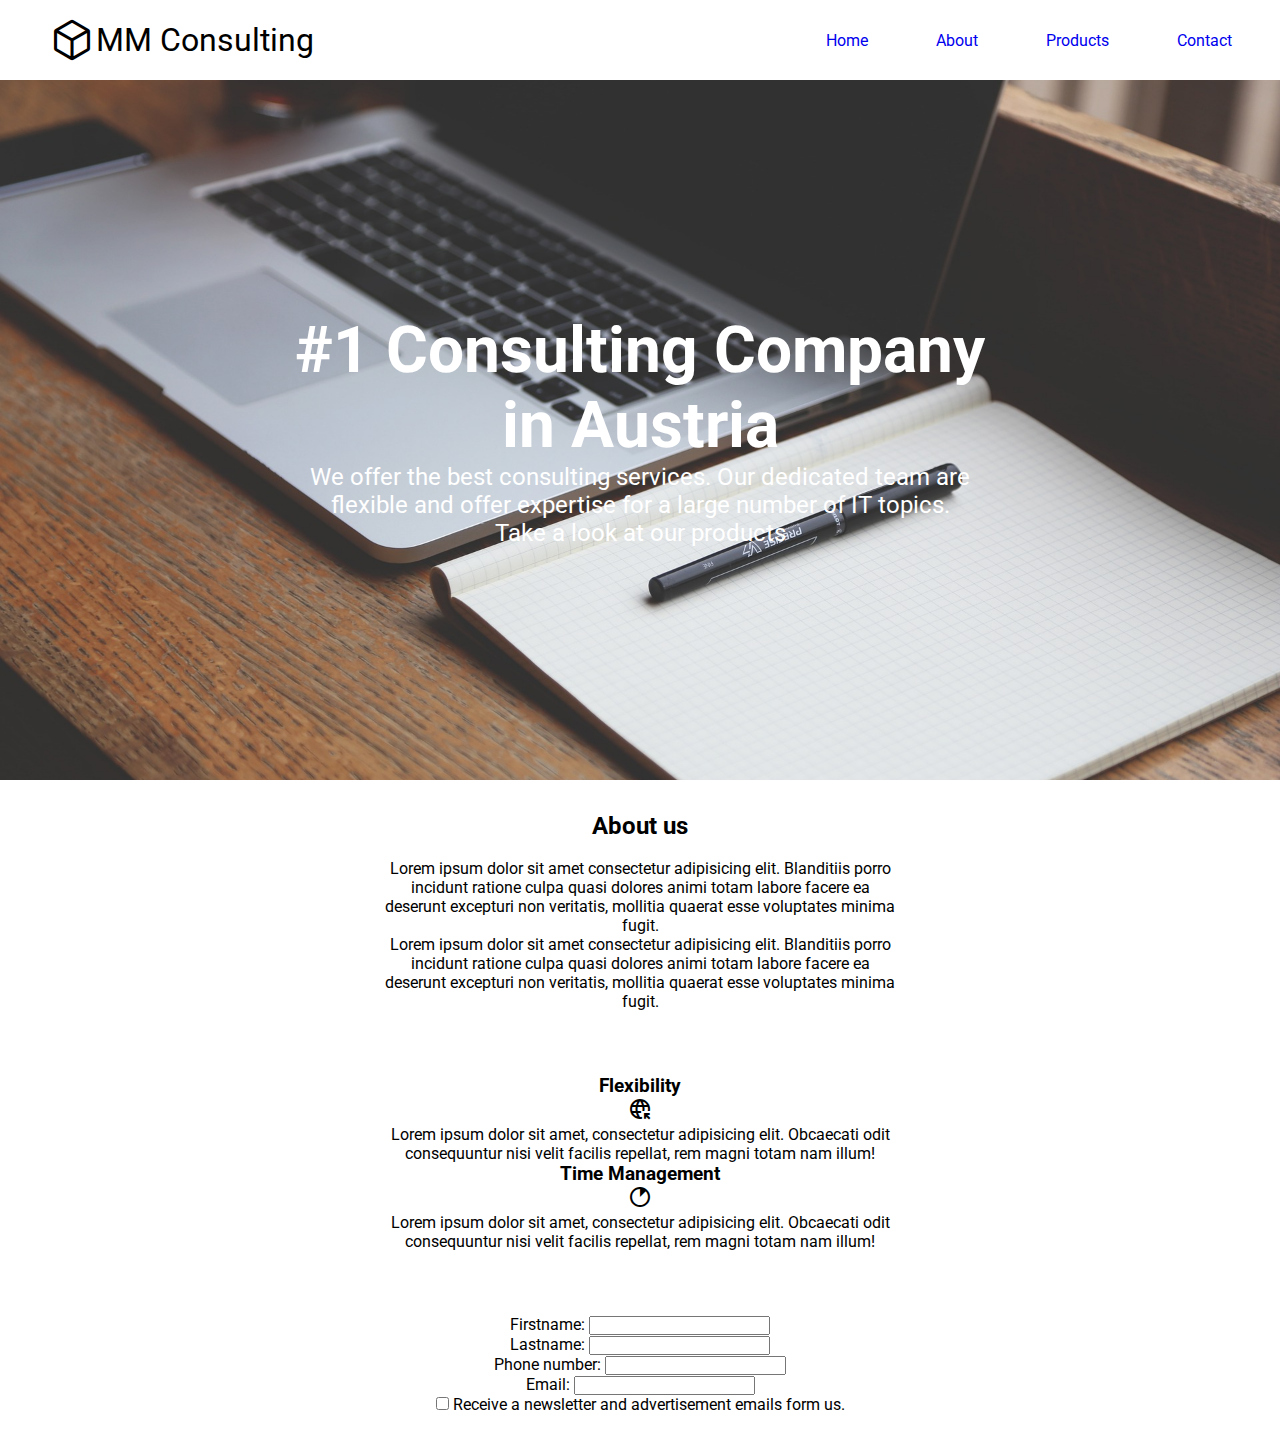
<file: miro/index.html>
<!DOCTYPE html>
<html lang="en">
  <head>
    <meta charset="UTF-8" />
    <meta name="viewport" content="width=device-width, initial-scale=1.0" />
    <link rel="stylesheet" href="./css/style.css" />
    <link
      rel="stylesheet"
      href="https://fonts.googleapis.com/css2?family=Material+Symbols+Outlined:opsz,wght,FILL,GRAD@24,400,0,0"
    />
    <title>Subscribe mee</title>
  </head>
  <body>
    <div id="container">
      <header>
        <nav>
          <div class="left">
            <span class="material-symbols-outlined"> deployed_code </span>
            <p>MM Consulting</p>
          </div>
          <div class="right">
            <a href="#container">Home</a>
            <a href="#about">About</a>
            <a href="#products">Products</a>
            <a href="#contact">Contact</a>
          </div>
        </nav>
      </header>
      <main>
        <div class="hero">
          <h1>#1 Consulting Company<br> in Austria</h1>
          <p>
            We offer the best consulting services. Our dedicated team are<br>
            flexible and offer expertise for a large number of IT topics.
            <br />Take a look at our products
          </p>
        </div>
        <div id="about">
            <h2>About us</h2>
            <br>
            <p>
            Lorem ipsum dolor sit amet consectetur adipisicing elit. Blanditiis
            porro incidunt ratione culpa quasi dolores animi totam labore facere
            ea deserunt excepturi non veritatis, mollitia quaerat esse
            voluptates minima fugit.<br>
            Lorem ipsum dolor sit amet consectetur adipisicing elit. Blanditiis
            porro incidunt ratione culpa quasi dolores animi totam labore facere
            ea deserunt excepturi non veritatis, mollitia quaerat esse
            voluptates minima fugit.
          </p>
        </div>
        <div id="products">
          <section>
            <article>
              <h3>Flexibility</h3>
              <span class="material-symbols-outlined"> captive_portal </span>
              <p>
                Lorem ipsum dolor sit amet, consectetur adipisicing elit.
                Obcaecati odit consequuntur nisi velit facilis repellat, rem
                magni totam nam illum!
              </p>
            </article>
            <article>
              <h3>Time Management</h3>
              <span class="material-symbols-outlined"> clock_loader_10 </span>
              <p>
                Lorem ipsum dolor sit amet, consectetur adipisicing elit.
                Obcaecati odit consequuntur nisi velit facilis repellat, rem
                magni totam nam illum!
              </p>
            </article>
          </section>
        </div>
        <div id="contact">
          <form>
            <label>Firstname: </label>
            <input type="text" /><br>
            <label>Lastname: </label>
            <input type="text" /><br>
            <label>Phone number: </label>
            <input type="number" /><br>
            <label>Email: </label>
            <input type="email" /><br>
            <input type="checkbox" />
            <label
              >Receive a newsletter and advertisement emails form us.</label
            >
          </form>
        </div>
      </main>
    </div>
  </body>
</html>
</file>
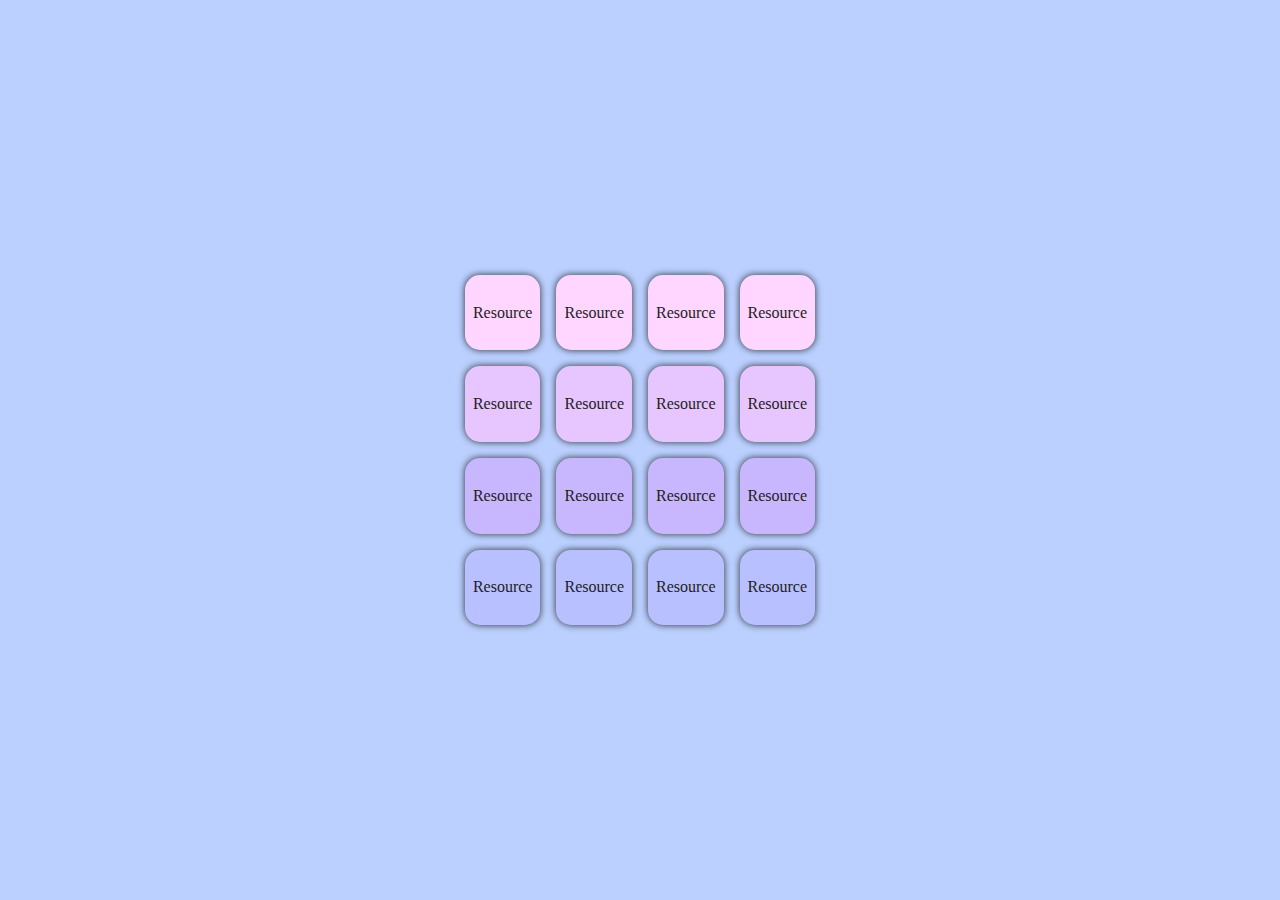
<file: svenja/index.html>
<!DOCTYPE html>
<html lang="en">

<head>
    <meta charset="UTF-8">
    <meta name="viewport" content="width=device-width, initial-scale=1.0">
    <title>SCSS styling</title>
    <link rel="stylesheet" href="style.css">
</head>

<body>
    <main class="container">
        <div class="raster">
            <a href="" class="link violet">Resource
                <div class="overlay"></div>
            </a>
            <a href="" class=" link violet">Resource
                <div class="overlay"></div>
            </a>
            <a href="" class=" link violet">Resource
                <div class="overlay"></div>
            </a>
            <a href="" class=" link violet">Resource
                <div class="overlay"></div>
            </a>
            <a href="" class="link lavender">Resource
                <div class="overlay"></div>
            </a>
            <a href="" class="link lavender">Resource
                <div class="overlay"></div>
            </a>
            <a href="" class="link lavender">Resource
                <div class="overlay"></div>
            </a>
            <a href="" class="link lavender">Resource
                <div class="overlay"></div>
            </a>
            <a href="" class="link purple">Resource
                <div class="overlay"></div>
            </a>
            <a href="" class="link purple">Resource
                <div class="overlay"></div>
            </a>
            <a href="" class="link purple">Resource
                <div class="overlay"></div>
            </a>
            <a href="" class="link purple">Resource
                <div class="overlay"></div>
            </a>
            <a href="" class="link blue">Resource
                <div class="overlay"></div>
            </a>
            <a href="" class="link blue">Resource
                <div class="overlay"></div>
            </a>
            <a href="" class="link blue">Resource
                <div class="overlay"></div>
            </a>
            <a href="" class="link blue">Resource
                <div class="overlay"></div>
            </a>
        </div>
    </main>
</body>

</html>
</file>
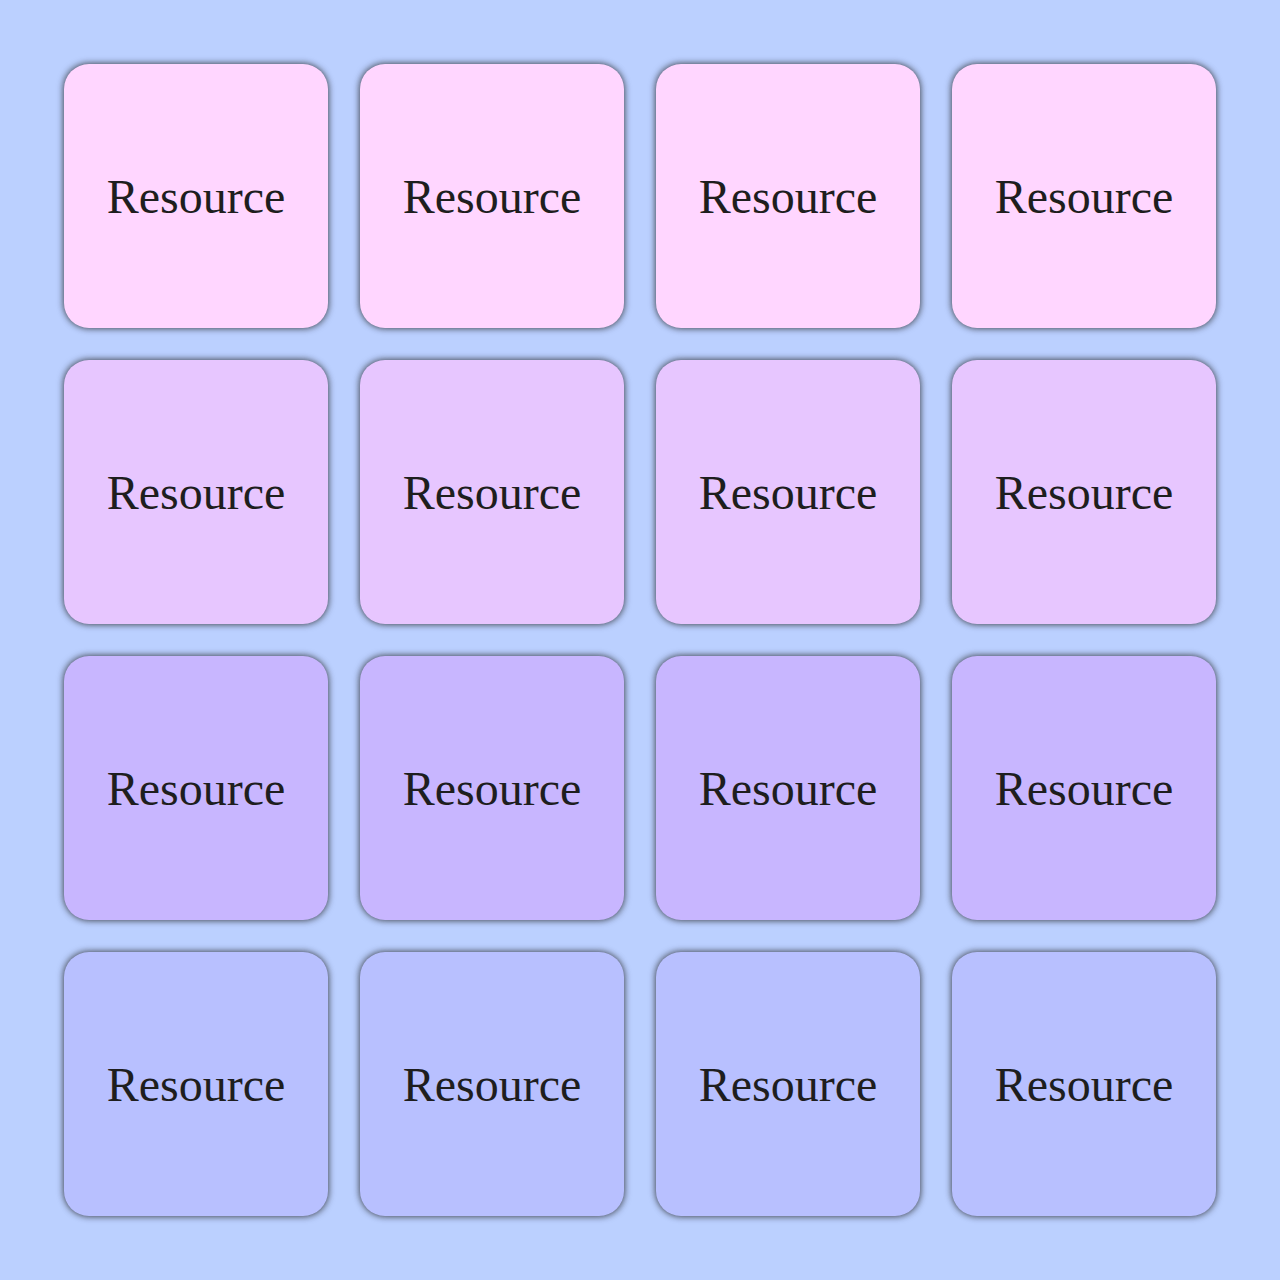
<file: svenja/basic/index.html>
<!DOCTYPE html>
<html lang="en">

<head>
    <meta charset="UTF-8">
    <meta name="viewport" content="width=device-width, initial-scale=1.0">
    <title>SCSS styling</title>
    <link rel="stylesheet" href="style.css">
</head>

<body>
    <main>
        <div class="raster">
            <div class="button violet">
                <a href="" class="link">Resource</a>
                <div class="overlay"></div>
            </div>
            <div class="button violet">
                <a href="" class=" link">Resource</a>
                <div class="overlay"></div>
            </div>
            <div class="button violet">
                <a href="" class=" link">Resource</a>
                <div class="overlay"></div>
            </div>
            <div class="button violet">
                <a href="" class=" link">Resource</a>
                <div class="overlay"></div>
            </div>
            <div class="button lavender">
                <a href="" class="link">Resource</a>
                <div class="overlay"></div>
            </div>
            <div class="button lavender">
                <a href="" class="link">Resource</a>
                <div class="overlay"></div>
            </div>
            <div class="button lavender">
                <a href="" class="link">Resource</a>
                <div class="overlay"></div>
            </div>
            <div class="button  lavender">
                <a href="" class="link">Resource</a>
                <div class="overlay"></div>
            </div>
            <div class="button purple">
                <a href="" class="link">Resource</a>
                <div class="overlay"></div>
            </div>
            <div class="button purple">
                <a href="" class="link">Resource</a>
                <div class="overlay"></div>
            </div>
            <div class="button purple">
                <a href="" class="link">Resource</a>
                <div class="overlay"></div>
            </div>
            <div class="button purple">
                <a href="" class="link">Resource</a>
                <div class="overlay"></div>
            </div>
            <div class="button blue">
                <a href="" class="link">Resource</a>
                <div class="overlay"></div>
            </div>
            <div class="button blue">
                <a href="" class="link">Resource</a>
                <div class="overlay"></div>
            </div>
            <div class="button blue">
                <a href="" class="link">Resource</a>
                <div class="overlay"></div>
            </div>
            <div class="button blue">
                <a href="" class="link">Resource</a>
                <div class="overlay"></div>
            </div>
        </div>
    </main>
</body>

</html>
</file>
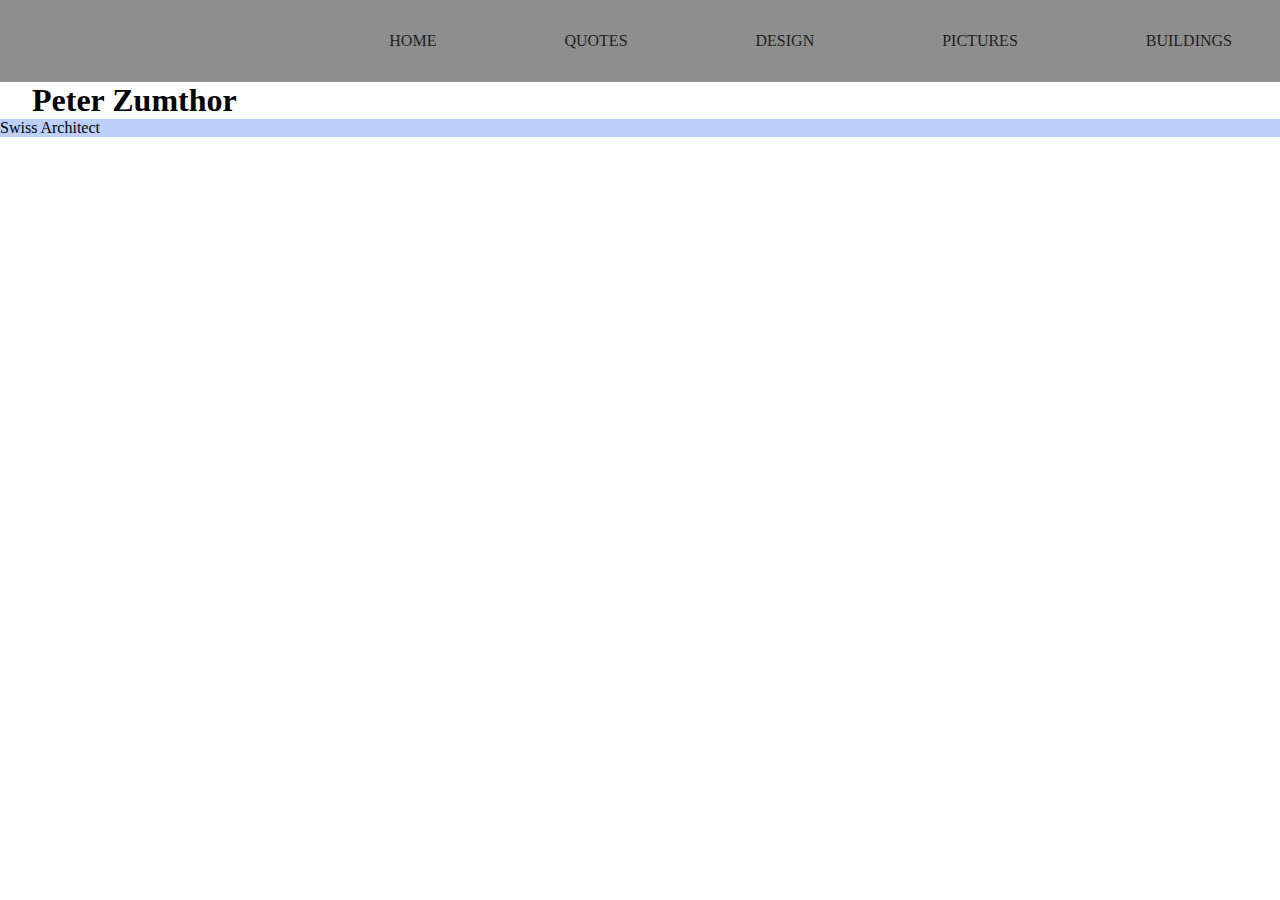
<file: svenja/intermediate/index.html>
<!DOCTYPE html>
<html lang="en">

<head>
    <meta charset="UTF-8">
    <meta name="viewport" content="width=device-width, initial-scale=1.0">
    <title>Back to the Future</title>
    <link rel="stylesheet" href="style.css">
</head>

<body>
    <nav class="navbar">
        <!-- <img src="" alt="logo"> -->
        <ul>
            <li><a href="">Home</a></li>
            <li><a href="">Quotes</a></li>
            <li><a href="">Design</a></li>
            <li><a href="">Pictures</a></li>
            <li><a href="">Buildings</a></li>
        </ul>
    </nav>
    <div class="hero">
        <h1>Peter Zumthor</h1>
    </div>
    <main>
        <div class="content"> Swiss Architect</div>
    </main>
</body>

</html>
</file>
<file: miro/css/style.css>
@import url("https://fonts.googleapis.com/css2?family=Roboto&display=swap");
* {
  font-family: "Roboto", sans-serif;
  text-align: center;
  margin: 0;
  padding: 0;
}

a {
  text-decoration: none;
}

/* MAIN */
main {
  background-color: white;
}

/* HERO */
.hero {
  display: flex;
  flex-direction: column;
  align-items: center;
  justify-content: center;
  height: 700px;
  background-image: url("../assets/desk.jpg");
  background-repeat: no-repeat;
  background-position: center;
  background-size: cover;
}
.hero h1 {
  color: white;
  font-size: 4rem;
}
.hero p {
  color: white;
  font-size: 1.5rem;
}

/* ABOUT */
#about {
  width: 40%;
  margin: 0 auto;
  padding: 2rem;
}

#products {
  width: 40%;
  margin: 0 auto;
  padding: 2rem;
}

#contact {
  width: 40%;
  margin: 0 auto;
  padding: 2rem;
  width: 50%;
}

/* HEADER */
header nav {
  padding: 1rem 1rem;
  display: flex;
  align-items: center;
}

.left {
  padding-left: 2rem;
  display: flex;
  align-items: center;
}

.left span {
  font-size: 3rem;
}

.left p {
  font-size: 2rem;
  margin: 0;
}

.right {
  margin-left: auto;
}

.right a {
  padding: 0 2rem;
}/*# sourceMappingURL=style.css.map */
</file>
<file: svenja/style.css>
*,
*::before,
*::after {
  margin: 0;
  padding: 0;
  box-sizing: border-box;
}

body {
  background-color: #bbd0ff;
  font-family: Calibri;
}

main {
  height: 100vh;
  display: flex;
  justify-content: center;
  align-items: center;
}
main .raster {
  display: grid;
  grid-template-columns: repeat(4, 1fr);
  gap: 1rem;
  margin: 1.5rem;
}
main .raster .violet {
  background-color: #ffd6ff;
}
main .raster .lavender {
  background-color: #e7c6ff;
}
main .raster .purple {
  background-color: #c8b6ff;
}
main .raster .blue {
  background-color: #b8c0ff;
}
main .link {
  position: relative;
  color: rgb(30, 30, 30);
  text-decoration: none;
  aspect-ratio: 1/1;
  border-radius: 15px;
  box-shadow: 1px 1px 6px rgba(30, 30, 30, 0.5), -1px -1px 6px rgba(30, 30, 30, 0.5);
  font-size: 1rem;
  padding: 0.5rem 0.5rem;
  overflow: hidden;
  display: inline-block;
  display: flex;
  justify-content: center;
  align-items: center;
}
main .link .overlay {
  position: absolute;
  background-color: rgba(30, 30, 30, 0.5);
  transition: all 0.5s ease-in-out;
  width: 100%;
  height: 100%;
  top: 0;
  bottom: 0;
  opacity: 0;
}
main .link :hover {
  opacity: 1;
}

@media screen and (max-width: 600px) {
  .container {
    grid-template-columns: 1fr;
  }
}
@media screen and (min-width: 600px) and (max-width: 1200px) {
  .container {
    grid-template-columns: repeat(2, 1fr);
  }
}
@media screen and (min-width: 1200px) and (max-width: 1600px) {
  .container {
    grid-template-columns: repeat(3, 1fr);
  }
}/*# sourceMappingURL=style.css.map */
</file>
<file: svenja/basic/style.css>
*,
*::before,
*::after {
  margin: 0;
  padding: 0;
  box-sizing: border-box;
}

body {
  background-color: #bbd0ff;
  font-family: Calibri;
}

main {
  display: flex;
  justify-content: center;
  align-items: center;
}
main .raster {
  width: 100%;
  display: grid;
  grid-template-columns: repeat(4, 1fr);
  gap: 2rem;
  margin: 4rem;
}
main .raster .button {
  aspect-ratio: 1/1;
  border-radius: 25px;
  box-shadow: 1px 1px 6px rgba(30, 30, 30, 0.5), -1px -1px 6px rgba(30, 30, 30, 0.5);
  font-size: 3rem;
  padding: 0.5rem 0.5rem;
  overflow: hidden;
  display: flex;
  justify-content: center;
  align-items: center;
  position: relative;
}
main .raster .button .link {
  color: rgb(30, 30, 30);
  text-decoration: none;
}
main .raster .button .overlay {
  position: absolute;
  background-color: rgba(30, 30, 30, 0.5);
  transition: all 0.5s ease-in-out;
  width: 100%;
  height: 100%;
  top: 0;
  bottom: 0;
  opacity: 0;
}
main .raster .button :hover {
  opacity: 1;
}
main .violet {
  background-color: #ffd6ff;
}
main .lavender {
  background-color: #e7c6ff;
}
main .purple {
  background-color: #c8b6ff;
}
main .blue {
  background-color: #b8c0ff;
}

@media screen and (max-width: 200px) {
  main .raster {
    grid-template-columns: 1fr;
    gap: 1.5rem;
    margin: 1.5rem;
  }
  main .raster .button {
    border-radius: 0px;
    font-size: 1rem;
    padding: 0.3rem 0.3rem;
  }
}
@media screen and (min-width: 201px) and (max-width: 600px) {
  main .raster {
    grid-template-columns: repeat(2, 1fr);
    gap: 1.5rem;
    margin: 1.5rem;
  }
  main .raster .button {
    border-radius: 15px;
    font-size: 2rem;
    padding: 0.3rem 0.3rem;
  }
}
@media screen and (min-width: 601px) and (max-width: 1200px) {
  main .raster {
    grid-template-columns: repeat(4, 1fr);
  }
}/*# sourceMappingURL=style.css.map */
</file>
<file: svenja/intermediate/style.css>
*,
*::before,
*::after {
  margin: 0;
  padding: 0;
  box-sizing: border-box;
}

body {
  font-family: Cambria;
}

.navbar {
  background-color: rgba(30, 30, 30, 0.5);
  font-weight: 500;
}
.navbar img {
  height: 50px;
  aspect-ratio: 1/1;
}
.navbar ul {
  display: flex;
  justify-content: end;
  list-style: none;
  gap: 2rem;
}
.navbar a {
  text-decoration: none;
  color: rgb(30, 30, 30);
  text-transform: uppercase;
  padding: 2rem 3rem;
  display: inline-block;
}

.hero {
  display: flex;
  justify-content: flex-start;
  align-items: baseline;
}
.hero img {
  height: 200px;
}
.hero h1 {
  margin-left: 2rem;
  font-family: Cambria;
}

main {
  background-color: #bbd0ff;
}/*# sourceMappingURL=style.css.map */
</file>
